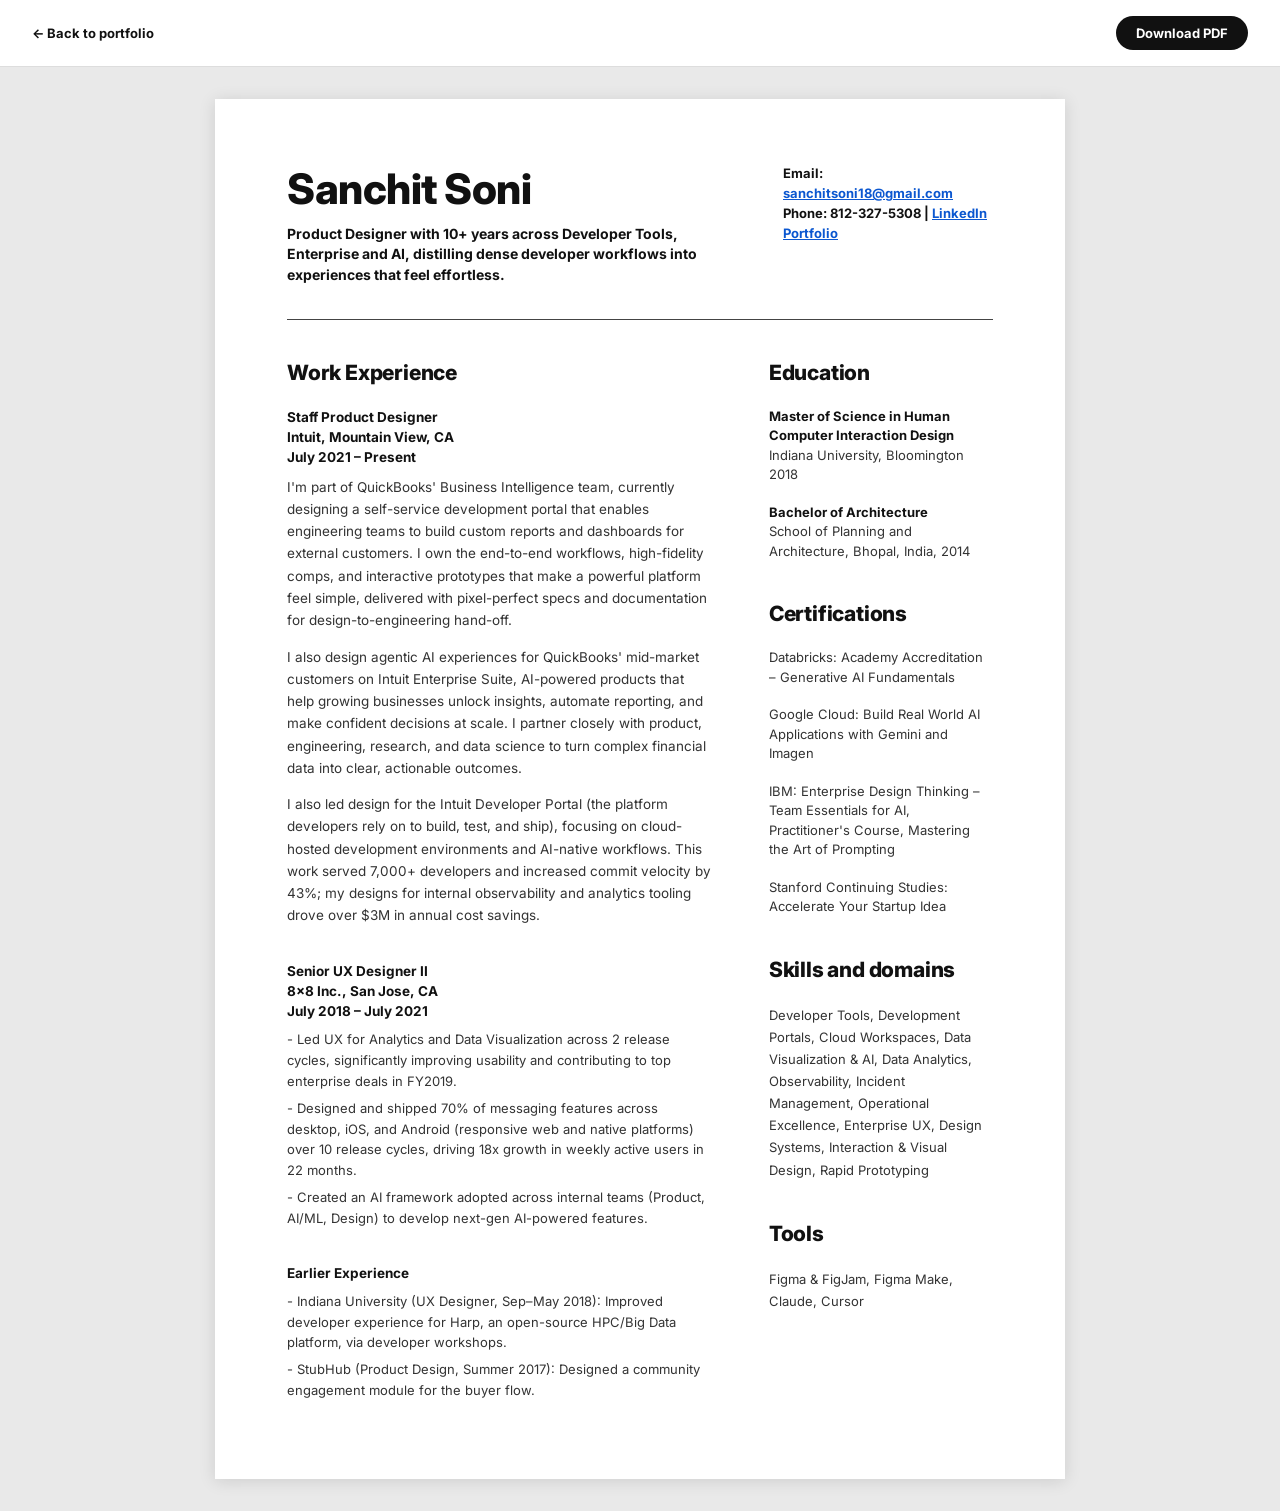
<file: resume.html>
<!DOCTYPE html>
<html lang="en">
<head>
<meta charset="UTF-8">
<title>Sanchit Soni Resume</title>
<meta name="viewport" content="width=device-width, initial-scale=1">
<meta name="description" content="Sanchit Soni, Staff Product Designer. Resume.">
<link rel="preconnect" href="https://fonts.googleapis.com">
<link href="https://fonts.googleapis.com/css2?family=Inter:wght@400;600;700;800&display=swap" rel="stylesheet">
<style>
  :root{
    --ink:#111;
    --muted:#333;
    --link:#0b57d0;
    --rule:#444;
  }
  *{box-sizing:border-box;margin:0;padding:0;}
  body{
    font-family:'Inter','Helvetica Neue',Arial,sans-serif;
    background:#e9e9e9;
    color:var(--ink);
    -webkit-font-smoothing:antialiased;
  }
  a{color:var(--link);text-decoration:underline;}

  /* Toolbar */
  .resume-toolbar{
    position:sticky;
    top:0;
    z-index:10;
    display:flex;
    justify-content:space-between;
    align-items:center;
    gap:16px;
    padding:16px 32px;
    background:#fff;
    border-bottom:1px solid #ddd;
  }
  .resume-back{
    font-size:13px;
    font-weight:700;
    color:var(--ink);
    text-decoration:none;
    display:inline-flex;
    align-items:center;
    gap:6px;
  }
  .resume-back:hover{color:var(--link);}
  .resume-download{
    font-family:inherit;
    font-size:13px;
    font-weight:700;
    color:#fff;
    background:var(--ink);
    border:none;
    border-radius:100px;
    padding:9px 20px;
    cursor:pointer;
    transition:background 0.2s ease;
  }
  .resume-download:hover{background:#000;}

  .page{
    max-width:850px;
    margin:32px auto;
    background:#fff;
    padding:64px 72px 72px;
    box-shadow:0 2px 16px rgba(0,0,0,.12);
  }

  /* Header */
  .header{
    display:flex;
    justify-content:space-between;
    align-items:flex-start;
    gap:32px;
  }
  h1{
    font-size:42px;
    font-weight:800;
    letter-spacing:-.5px;
  }
  .tagline{
    font-size:14px;
    font-weight:700;
    margin-top:10px;
    max-width:420px;
    line-height:1.45;
  }
  .contact{
    font-size:13px;
    font-weight:700;
    line-height:1.55;
    text-align:left;
    min-width:210px;
  }
  hr.head-rule{
    border:none;
    border-top:1.5px solid var(--rule);
    margin:34px 0 40px;
  }

  /* Columns */
  .columns{
    display:grid;
    grid-template-columns:1.9fr 1fr;
    gap:56px;
  }
  h2{
    font-size:21px;
    font-weight:800;
    letter-spacing:-.2px;
    margin-bottom:22px;
  }
  .job + .job{margin-top:34px;}
  .job-head{
    font-size:13.5px;
    font-weight:700;
    line-height:1.5;
    margin-bottom:8px;
  }
  .job p{
    font-size:13.5px;
    line-height:1.65;
    color:var(--muted);
    margin-bottom:14px;
  }
  .job ul{
    list-style:none;
    font-size:13px;
    line-height:1.6;
    color:var(--muted);
  }
  .job ul li{margin-bottom:6px;}
  .job ul li::before{content:"- ";}

  /* Sidebar */
  .side section{margin-bottom:40px;}
  .side .item{margin-bottom:18px;font-size:13px;line-height:1.5;color:var(--muted);}
  .side .item b{color:var(--ink);}
  .side ul{list-style:none;font-size:13px;line-height:1.7;color:var(--muted);}
  .side ul li::before{content:"- ";}
  .skills-inline{font-size:13px;line-height:1.7;color:var(--muted);}

  @media print{
    body{background:#fff;}
    .resume-toolbar{display:none;}
    .page{box-shadow:none;margin:0;padding:40px 48px;max-width:none;}
  }
  @media (max-width:700px){
    .resume-toolbar{padding:14px 20px;}
    .page{padding:32px 24px;}
    .header{flex-direction:column;}
    .columns{grid-template-columns:1fr;gap:40px;}
  }
</style>
</head>
<body>

<div class="resume-toolbar">
  <a href="index.html" class="resume-back">&larr; Back to portfolio</a>
  <button class="resume-download" onclick="window.print()">Download PDF</button>
</div>

<div class="page">

  <div class="header">
    <div>
      <h1>Sanchit Soni</h1>
      <p class="tagline">Product Designer with 10+ years across Developer Tools, Enterprise and AI, distilling dense developer workflows into experiences that feel effortless.</p>
    </div>
    <div class="contact">
      Email:<br>
      <a href="mailto:sanchitsoni18@gmail.com">sanchitsoni18@gmail.com</a><br>
      Phone: 812-327-5308 |
      <a href="https://www.linkedin.com/" target="_blank" rel="noopener">LinkedIn</a><br>
      <a href="https://sanchitsoni-ux.github.io/portfolio/" target="_blank" rel="noopener">Portfolio</a>
    </div>
  </div>

  <hr class="head-rule">

  <div class="columns">

    <main>
      <h2>Work Experience</h2>

      <div class="job">
        <div class="job-head">
          Staff Product Designer<br>
          Intuit, Mountain View, CA<br>
          July 2021 – Present
        </div>
        <p>I'm part of QuickBooks' Business Intelligence team, currently designing a self-service development portal that enables engineering teams to build custom reports and dashboards for external customers. I own the end-to-end workflows, high-fidelity comps, and interactive prototypes that make a powerful platform feel simple, delivered with pixel-perfect specs and documentation for design-to-engineering hand-off.</p>
        <p>I also design agentic AI experiences for QuickBooks' mid-market customers on Intuit Enterprise Suite, AI-powered products that help growing businesses unlock insights, automate reporting, and make confident decisions at scale. I partner closely with product, engineering, research, and data science to turn complex financial data into clear, actionable outcomes.</p>
        <p>I also led design for the Intuit Developer Portal (the platform developers rely on to build, test, and ship), focusing on cloud-hosted development environments and AI-native workflows. This work served 7,000+ developers and increased commit velocity by 43%; my designs for internal observability and analytics tooling drove over $3M in annual cost savings.</p>
      </div>

      <div class="job">
        <div class="job-head">
          Senior UX Designer II<br>
          8×8 Inc., San Jose, CA<br>
          July 2018 – July 2021
        </div>
        <ul>
          <li>Led UX for Analytics and Data Visualization across 2 release cycles, significantly improving usability and contributing to top enterprise deals in FY2019.</li>
          <li>Designed and shipped 70% of messaging features across desktop, iOS, and Android (responsive web and native platforms) over 10 release cycles, driving 18x growth in weekly active users in 22 months.</li>
          <li>Created an AI framework adopted across internal teams (Product, AI/ML, Design) to develop next-gen AI-powered features.</li>
        </ul>
      </div>

      <div class="job">
        <div class="job-head">
          Earlier Experience
        </div>
        <ul>
          <li>Indiana University (UX Designer, Sep–May 2018): Improved developer experience for Harp, an open-source HPC/Big Data platform, via developer workshops.</li>
          <li>StubHub (Product Design, Summer 2017): Designed a community engagement module for the buyer flow.</li>
        </ul>
      </div>
    </main>

    <aside class="side">
      <section>
        <h2>Education</h2>
        <div class="item"><b>Master of Science in Human Computer Interaction Design</b><br>Indiana University, Bloomington 2018</div>
        <div class="item"><b>Bachelor of Architecture</b><br>School of Planning and Architecture, Bhopal, India, 2014</div>
      </section>

      <section>
        <h2>Certifications</h2>
        <div class="item">Databricks: Academy Accreditation – Generative AI Fundamentals</div>
        <div class="item">Google Cloud: Build Real World AI Applications with Gemini and Imagen</div>
        <div class="item">IBM: Enterprise Design Thinking – Team Essentials for AI, Practitioner's Course, Mastering the Art of Prompting</div>
        <div class="item">Stanford Continuing Studies: Accelerate Your Startup Idea</div>
      </section>

      <section>
        <h2>Skills and domains</h2>
        <p class="skills-inline">Developer Tools, Development Portals, Cloud Workspaces, Data Visualization &amp; AI, Data Analytics, Observability, Incident Management, Operational Excellence, Enterprise UX, Design Systems, Interaction &amp; Visual Design, Rapid Prototyping</p>
      </section>

      <section>
        <h2>Tools</h2>
        <p class="skills-inline">Figma &amp; FigJam, Figma Make, Claude, Cursor</p>
      </section>
    </aside>

  </div>
</div>
</body>
</html>
</file>
